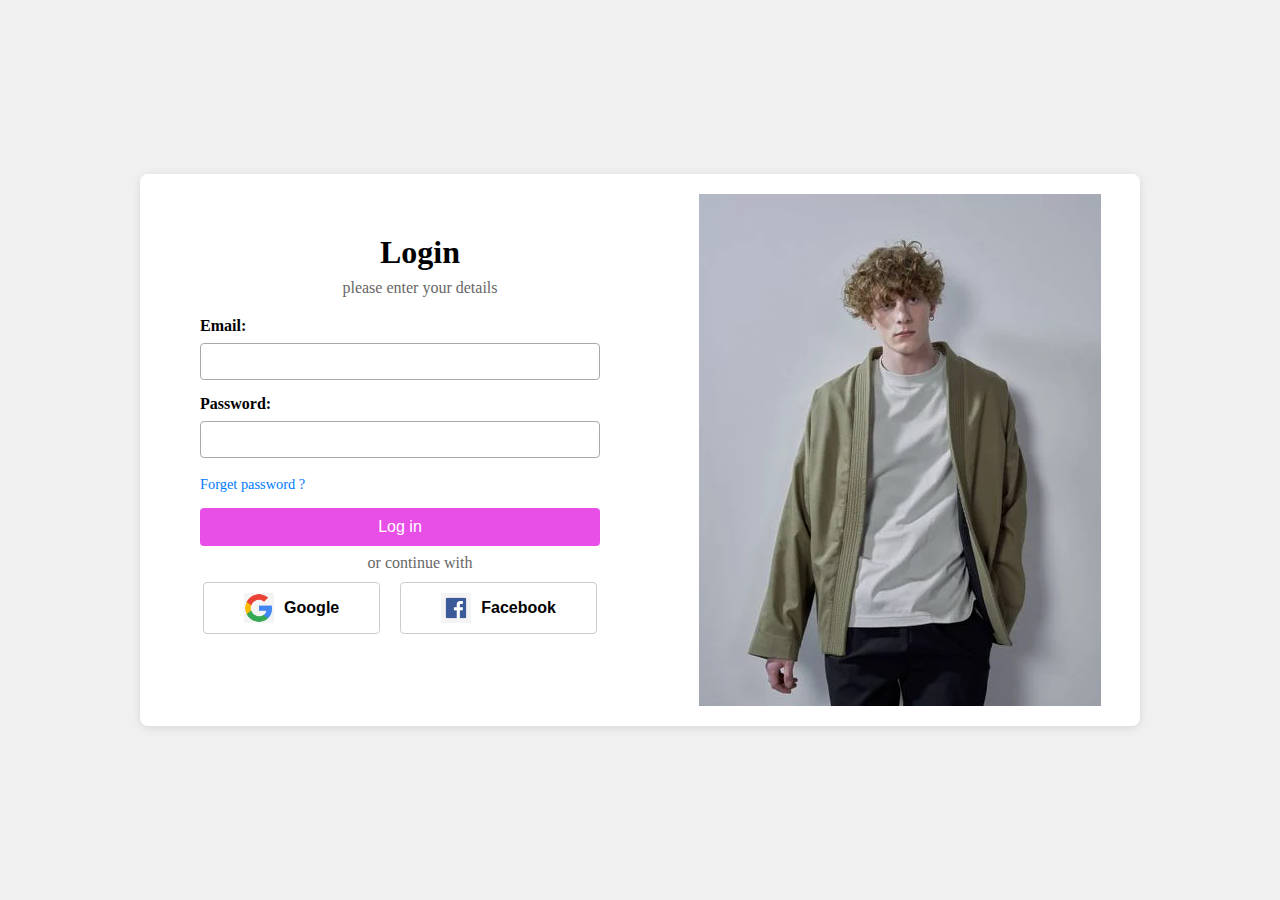
<file: login.html>
<!DOCTYPE html>
<html lang="en">

<head>
    <meta charset="UTF-8">
    <meta name="viewport" content="width=device-width, initial-scale=1.0">
    <title>Login</title>
    <link rel="stylesheet" href="login.css">
</head>

<body>
    <div class="login-container">
        <div class="main-container">
            <h1>Login</h1>
            <p>please enter your details</p>
            <form action="#" method="post">
                <div class="input-group">
                    <label for="username">Email:</label>
                    <input type="email" id="username" name="username" required>
                </div>
                <div class="input-group">
                    <label for="password">Password:</label>
                    <input type="password" id="password" name="password" required>
                    <a href="#">Forget password ?</a>
                </div>
                <button type="submit" class="login-btn">Log in</button>
            </form>
            <p class="continue">or continue with</p>
            <div class="buttons">
                <button class="google"><img src="google.png" alt="">Google</button>
                <button class="facebook"><img src="facebook.png" alt="">Facebook</button>
            </div>


        </div>

        <div class="image">
            <img src="login.webp" alt="image">
        </div>
    </div>
</body>

</html>
</file>
<file: login.css>
* {
            margin: 0;
            padding: 0;
            box-sizing: border-box;
        }

        body {
            display: flex;
            justify-content: center;
            align-items: center;
            height: 100vh;
            background-color: #f0f0f0;
        }

        .login-container {
            width: 100%;
            max-width: 1000px;
            display: flex;
            background-color: #fff;
            padding: 20px;
            border-radius: 8px;
            box-shadow: 0 2px 10px rgba(0, 0, 0, 0.1);
        }

        .main-container {
            flex: 1;
            padding: 40px;
            width: 50%;
        }

        .image {
            flex: 1;
            display: flex;
            justify-content: center;
            align-items: center;
            width: 50%;
        }

        .main-container h1 {
            text-align: center;

        }

        .main-container p {
            text-align: center;
            font-size: 1rem;
            margin-top: 8px;
            color: #676666;
        }

        .main-container form {
            width: 400px;
            margin-top: 20px;

        }

        .main-container .input-group label {
            display: block;
            margin-bottom: 8px;
            font-weight: 600;
        }

        .main-container .input-group input {
            width: 100%;
            padding: 10px;
            border: 1px solid #aba8a8;
            border-radius: 4px;
            margin-bottom: 15px;
        }

        .main-container .input-group a {
            display: block;
            font-size: 0.9rem;
            color: #007bff;
            text-decoration: none;
            margin-top: 3px;
        }

        .login-btn {
            width: 100%;
            padding: 10px;
            background-color: rgb(231, 79, 231);
            color: #fff;
            border: none;
            border-radius: 4px;
            cursor: pointer;
            font-size: 1rem;
            margin-top: 15px;
        }

        .continue {
            text-align: center;
            margin-top: 30px;
            font-size: 0.9rem;
            color: #676666;

        }

        .buttons {
            width: 400px;
            display: flex;
            justify-content: center;
            margin-top: 10px;
        }


        .buttons button {
            display: flex;
            align-items: center;
            padding: 10px 40px;
            margin: 0 10px;
            border: 1px solid #cecbcb;
            outline: none;
            border-radius: 4px;
            cursor: pointer;
            font-size: 1rem;
            font-weight: 600;
            background-color: #fff;
        }

        .buttons button img {
            width: 30px;
            height: 30px;
            text-align: center;
            margin-right: 10px;
        }
</file>
